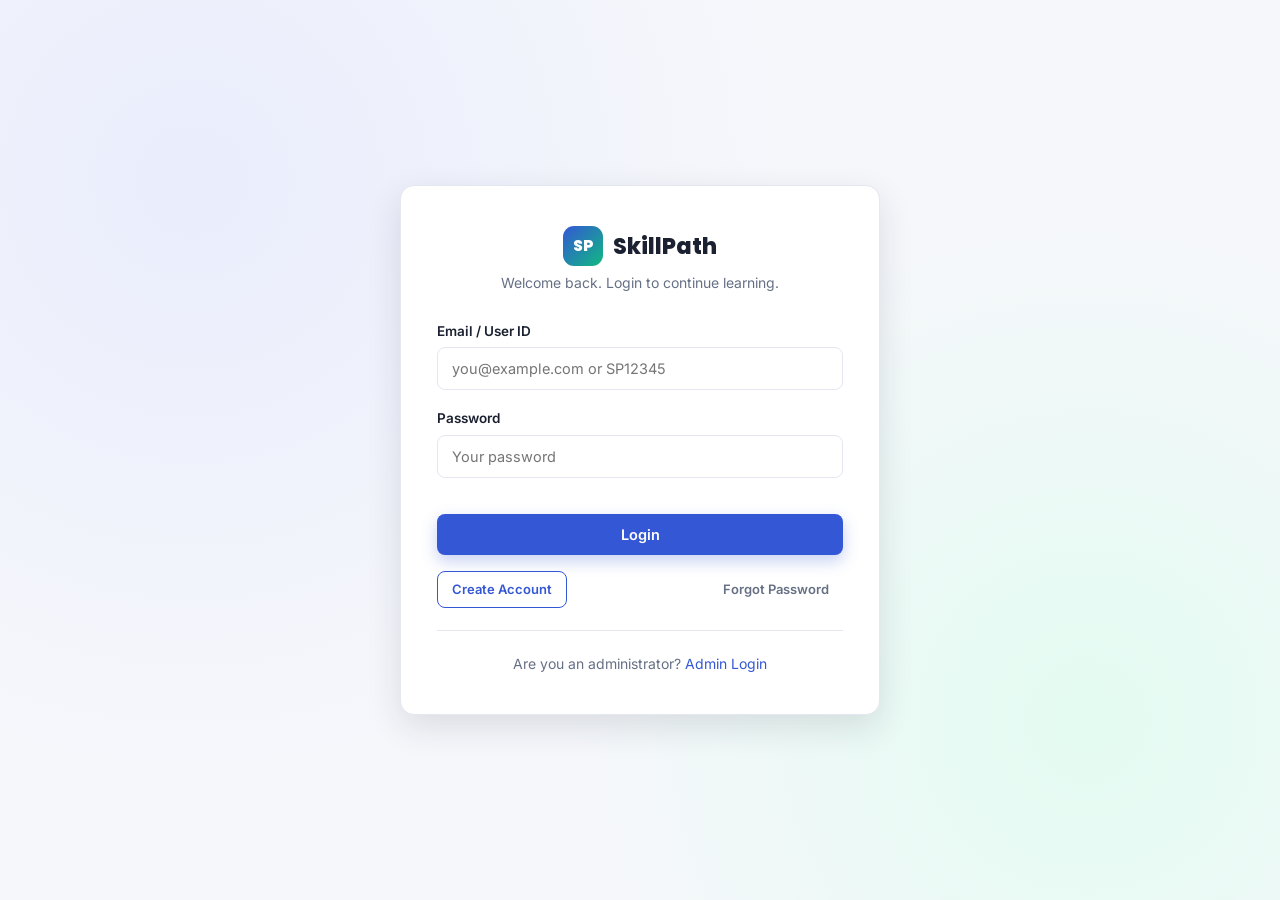
<file: index.html>
<!DOCTYPE html>
<html lang="en">
<head>
<meta charset="UTF-8">
<title>SkillPath</title>
<meta name="viewport" content="width=device-width, initial-scale=1.0">
<script src="js/storage.js"></script>
</head>
<body>
<script>
  // Entry point: send the visitor to the right page automatically.
  const user = getCurrentUser();
  if (user) {
    window.location.href = "dashboard.html";
  } else {
    window.location.href = "login.html";
  }
</script>
</body>
</html>
</file>
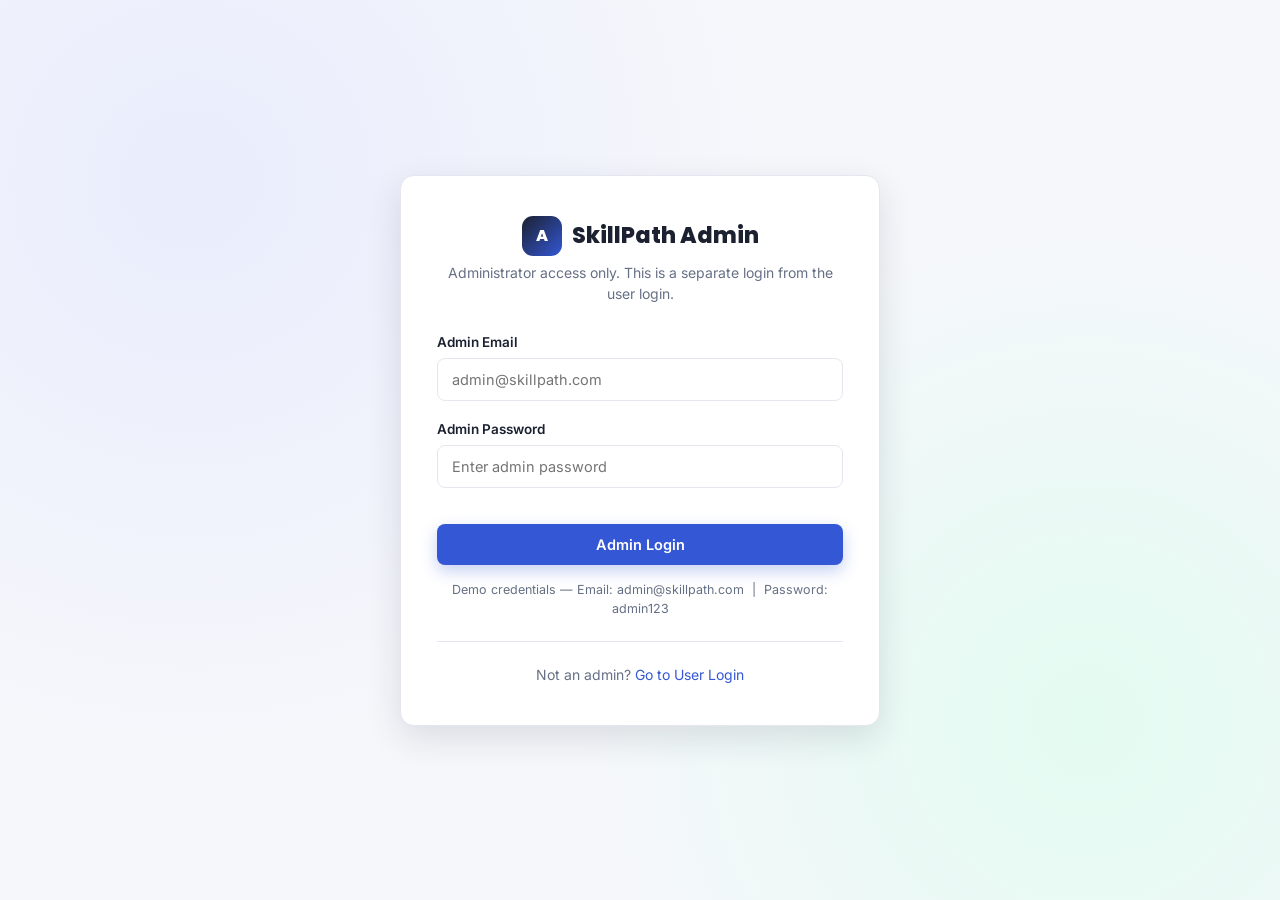
<file: admin-dashboard.html>
<!DOCTYPE html>
<html lang="en">
<head>
<meta charset="UTF-8">
<meta name="viewport" content="width=device-width, initial-scale=1.0">
<title>Admin Dashboard - SkillPath</title>
<link rel="stylesheet" href="css/style.css">
</head>
<body>
<div class="app-shell">

  <div class="sidebar-overlay" id="sidebarOverlay" onclick="closeSidebar()"></div>

  <!-- ===================== ADMIN SIDEBAR ===================== -->
  <aside class="sidebar" id="sidebar">
    <div class="sidebar-brand">
      <div class="brand-mark" style="background:linear-gradient(135deg,#1B2130,#3457D5);">A</div>
      <div class="brand-name">Admin Panel</div>
    </div>
    <nav>
      <a class="nav-item" data-tab="dashboard" onclick="showAdminTab('dashboard')">🏠 Dashboard</a>
      <a class="nav-item" data-tab="users" onclick="showAdminTab('users')">👥 Users</a>
      <a class="nav-item" data-tab="courses" onclick="showAdminTab('courses')">📚 Courses</a>
      <a class="nav-item" data-tab="enrollments" onclick="showAdminTab('enrollments')">📝 Enrollments</a>
      <a class="nav-item" data-tab="progress" onclick="showAdminTab('progress')">📈 Progress</a>
      <a class="nav-item" data-tab="assessments" onclick="showAdminTab('assessments')">🎯 Assessments</a>
      <a class="nav-item" data-tab="subscriptions" onclick="showAdminTab('subscriptions')">💳 Subscriptions</a>
      <a class="nav-item" data-tab="certificates" onclick="showAdminTab('certificates')">🎓 Certificates</a>
      <a class="nav-item" data-tab="feedback" onclick="showAdminTab('feedback')">💬 Feedback</a>
      <a class="nav-item" data-tab="reports" onclick="showAdminTab('reports')">📮 Reports</a>
    </nav>
    <div class="sidebar-footer">
      <a class="nav-item" onclick="adminLogout()">🚪 Logout</a>
    </div>
  </aside>

  <!-- ===================== MAIN CONTENT ===================== -->
  <div class="main-content">
    <div class="topbar">
      <div class="flex gap-12">
        <button class="menu-btn" onclick="openSidebar()">☰</button>
        <h3 id="topbarTitle">Admin Dashboard</h3>
      </div>
      <button class="btn btn-ghost btn-sm" id="themeToggleBtn" onclick="toggleTheme()">🌙 Dark Mode</button>
    </div>

    <div class="page-body">

      <!-- ============ DASHBOARD ============ -->
      <section class="tab-section active" id="tab-dashboard">
        <h2>Welcome, Admin</h2>
        <p class="muted mb-24">Live overview calculated from stored learner activity.</p>
        <div class="stat-grid" id="adminStatGrid"></div>
        <h3 class="mt-32 mb-16">Recently Active Users</h3>
        <div class="card" id="recentlyActiveList" style="padding:0;"></div>
      </section>

      <!-- ============ USERS ============ -->
      <section class="tab-section" id="tab-users">
        <h2 class="mb-16">Users</h2>
        <div class="table-wrap card">
          <table>
            <thead><tr><th>ID</th><th>Name</th><th>Email</th><th>Category</th><th>Status</th><th></th></tr></thead>
            <tbody id="usersTableBody"></tbody>
          </table>
        </div>
      </section>

      <!-- ============ COURSES ============ -->
      <section class="tab-section" id="tab-courses">
        <h2 class="mb-16">Courses</h2>
        <div class="grid-3" id="adminCoursesGrid"></div>
      </section>

      <!-- ============ ENROLLMENTS ============ -->
      <section class="tab-section" id="tab-enrollments">
        <h2 class="mb-16">Enrollments</h2>
        <div class="table-wrap card">
          <table>
            <thead><tr><th>User</th><th>Course</th><th>Category</th><th>Level</th><th>Progress</th><th>Status</th></tr></thead>
            <tbody id="enrollmentsTableBody"></tbody>
          </table>
        </div>
      </section>

      <!-- ============ PROGRESS ============ -->
      <section class="tab-section" id="tab-progress">
        <h2 class="mb-16">Progress Monitoring</h2>
        <div id="adminProgressList"></div>
      </section>

      <!-- ============ ASSESSMENTS ============ -->
      <section class="tab-section" id="tab-assessments">
        <h2 class="mb-16">Assessments</h2>
        <div class="table-wrap card">
          <table>
            <thead><tr><th>User</th><th>Course</th><th>Level</th><th>Score</th><th>%</th><th>Status</th><th>Date</th></tr></thead>
            <tbody id="adminAssessmentsBody"></tbody>
          </table>
        </div>
      </section>

      <!-- ============ SUBSCRIPTIONS ============ -->
      <section class="tab-section" id="tab-subscriptions">
        <h2 class="mb-16">Subscriptions</h2>
        <p class="muted mb-16">These are demo subscriptions only. No real payment is processed.</p>
        <div class="table-wrap card">
          <table>
            <thead><tr><th>User</th><th>Course</th><th>Level</th><th>Plan</th><th>Status</th></tr></thead>
            <tbody id="adminSubscriptionsBody"></tbody>
          </table>
        </div>
      </section>

      <!-- ============ CERTIFICATES ============ -->
      <section class="tab-section" id="tab-certificates">
        <h2 class="mb-16">Certificates</h2>
        <div class="table-wrap card">
          <table>
            <thead><tr><th>User</th><th>Course</th><th>Certificate ID</th><th>Date</th><th></th></tr></thead>
            <tbody id="adminCertificatesBody"></tbody>
          </table>
        </div>
      </section>

      <!-- ============ FEEDBACK ============ -->
      <section class="tab-section" id="tab-feedback">
        <h2 class="mb-16">Feedback</h2>
        <div id="adminFeedbackList"></div>
      </section>

      <!-- ============ REPORTS ============ -->
      <section class="tab-section" id="tab-reports">
        <h2 class="mb-16">Reports</h2>
        <div class="table-wrap card">
          <table>
            <thead><tr><th>User</th><th>Email</th><th>Category</th><th>Subject</th><th>Date</th><th>Status</th><th></th></tr></thead>
            <tbody id="adminReportsBody"></tbody>
          </table>
        </div>
      </section>

    </div>
  </div>
</div>

<!-- USER DETAILS MODAL -->
<div class="modal-overlay hidden" id="userDetailsModal">
  <div class="modal-box" id="userDetailsContent" style="max-width:680px;"></div>
</div>

<script src="js/storage.js"></script>
<script src="js/courses-data.js"></script>
<script src="js/progress.js"></script>
<script src="js/theme.js"></script>
<script src="js/auth.js"></script>
<script src="js/admin.js"></script>
</body>
</html>
</file>
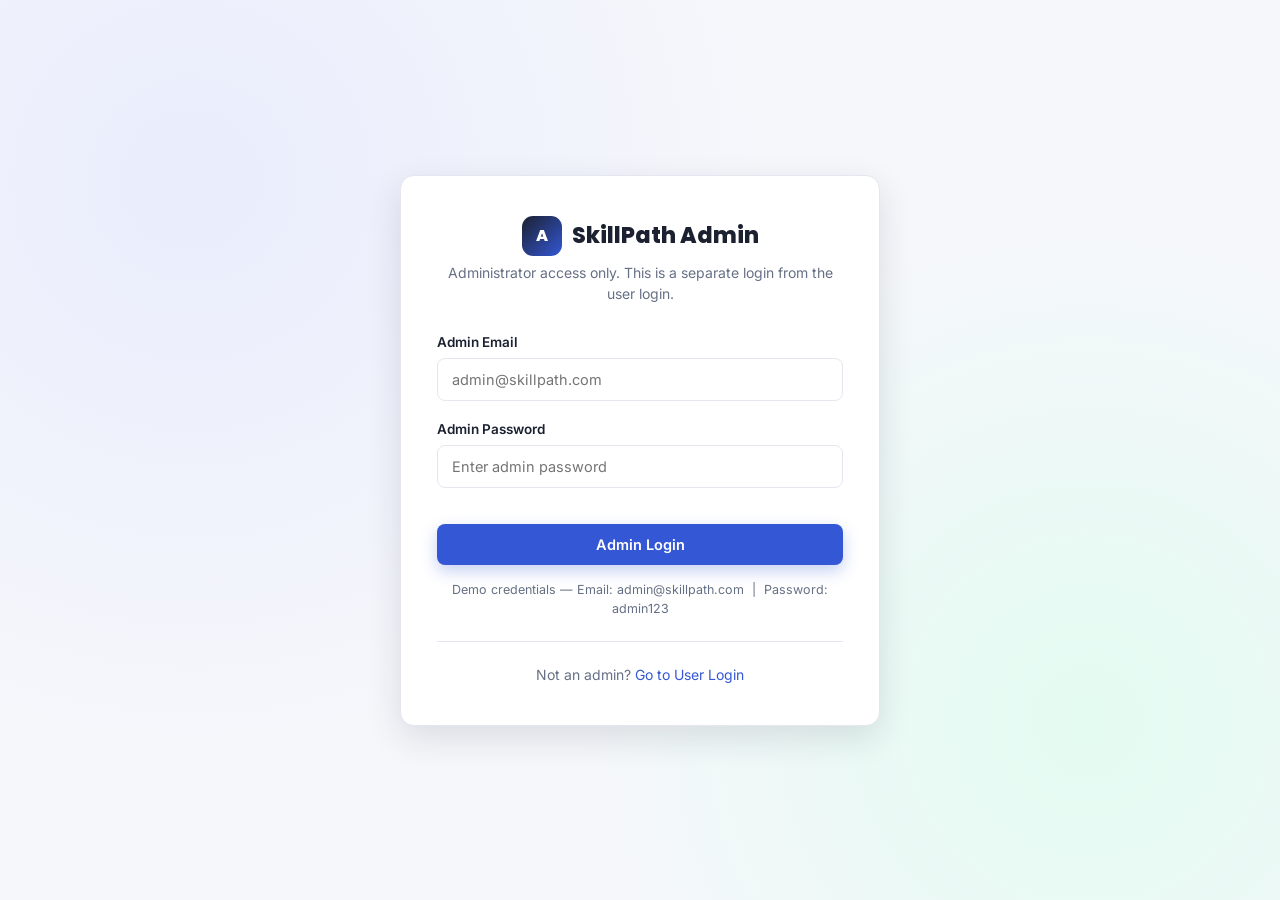
<file: admin-login.html>
<!DOCTYPE html>
<html lang="en">
<head>
<meta charset="UTF-8">
<meta name="viewport" content="width=device-width, initial-scale=1.0">
<title>Admin Login - SkillPath</title>
<link rel="stylesheet" href="css/style.css">
</head>
<body>
<div class="auth-wrapper">
  <div class="auth-card">
    <div class="brand">
      <div class="brand-mark" style="background:linear-gradient(135deg,#1B2130,#3457D5);">A</div>
      <div class="brand-name">SkillPath Admin</div>
    </div>
    <p class="auth-subtitle">Administrator access only. This is a separate login from the user login.</p>

    <form id="adminLoginForm" onsubmit="adminLogin(event)">
      <div class="form-group">
        <label for="adminEmail">Admin Email</label>
        <input type="email" id="adminEmail" placeholder="admin@skillpath.com" required>
      </div>
      <div class="form-group">
        <label for="adminPassword">Admin Password</label>
        <input type="password" id="adminPassword" placeholder="Enter admin password" required>
      </div>
      <div class="error-text" id="adminError"></div>
      <button type="submit" class="btn btn-primary btn-block">Admin Login</button>
    </form>

    <p class="muted mt-16" style="font-size:12.5px; text-align:center;">
      Demo credentials — Email: admin@skillpath.com &nbsp;|&nbsp; Password: admin123
    </p>

    <hr class="divider-line">
    <div class="auth-footer-links">
      Not an admin? <a href="login.html">Go to User Login</a>
    </div>
  </div>
</div>

<script src="js/storage.js"></script>
<script src="js/auth.js"></script>
</body>
</html>
</file>
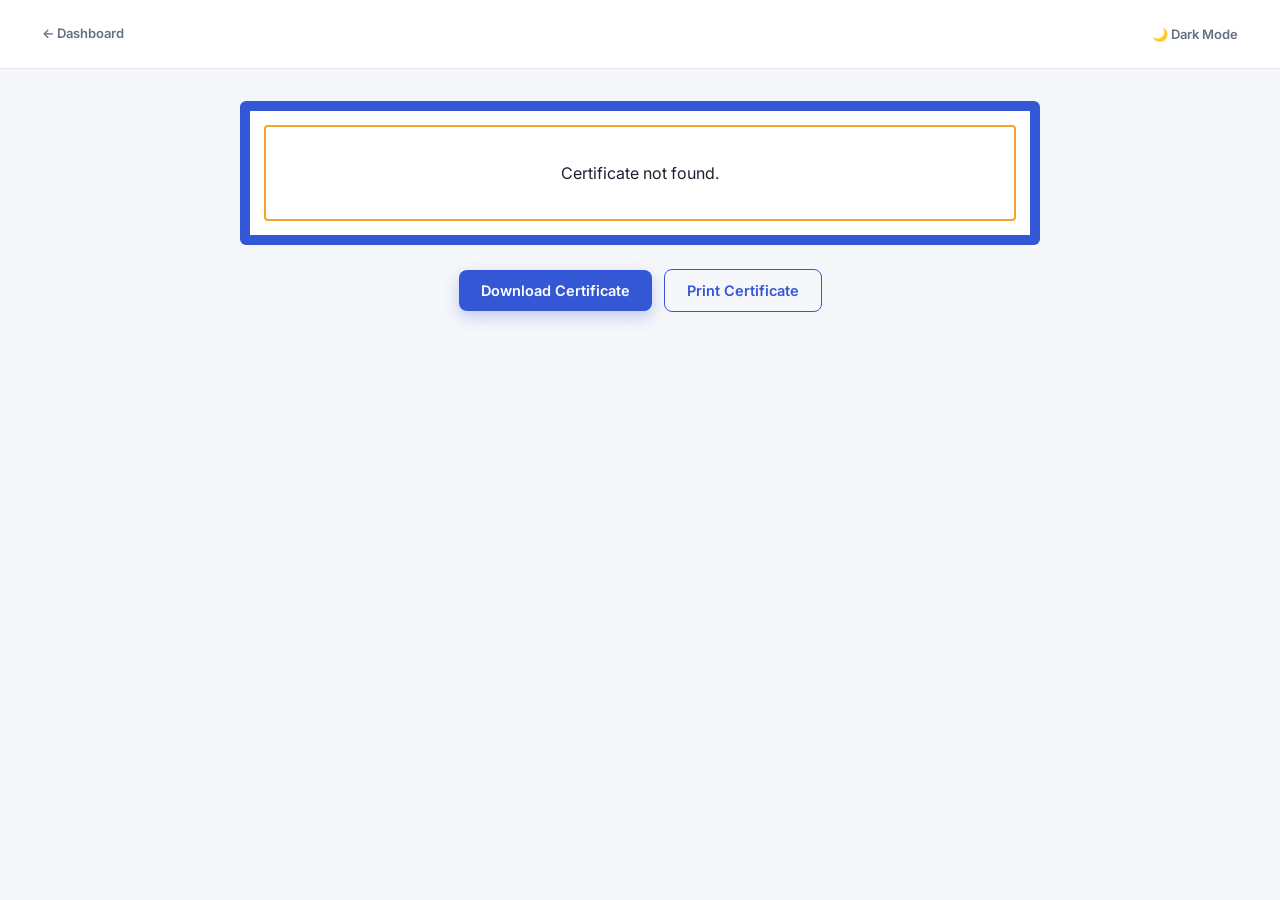
<file: certificate.html>
<!DOCTYPE html>
<html lang="en">
<head>
<meta charset="UTF-8">
<meta name="viewport" content="width=device-width, initial-scale=1.0">
<title>Certificate - SkillPath</title>
<link rel="stylesheet" href="css/style.css">
</head>
<body>
<div class="topbar no-print">
  <a href="dashboard.html" class="btn btn-ghost btn-sm">← Dashboard</a>
  <button class="btn btn-ghost btn-sm" id="themeToggleBtn" onclick="toggleTheme()">🌙 Dark Mode</button>
</div>

<div class="container mt-32" style="padding-bottom:60px;">
  <div id="certificateArea" class="certificate">
    <div style="font-family:var(--font-display); font-weight:800; font-size:14px; letter-spacing:3px; color:var(--primary);">SKILLPATH</div>
    <div class="muted" style="font-size:12px; letter-spacing:2px;">CAREER LEARNING PLATFORM</div>
    <h2 class="mt-24" style="font-size:15px; letter-spacing:2px; color:var(--text-muted); font-weight:700;">CERTIFICATE OF COMPLETION</h2>
    <p class="mt-16 muted">This is to certify that</p>
    <div class="cert-name" id="certStudentName">-</div>
    <p class="muted">has successfully completed</p>
    <div class="cert-course" id="certCourseName">-</div>
    <p class="muted" id="certCategory">-</p>
    <p class="muted mt-16">Completion Date: <strong id="certDate">-</strong></p>
    <div class="cert-id">Certificate ID: <span id="certIdText">-</span></div>

    <div class="signature-row">
      <div><div class="sig-line"></div><div class="muted" style="font-size:13px;">Student Signature</div></div>
      <div><div class="sig-line"></div><div class="muted" style="font-size:13px;">SkillPath, Career Learning Platform</div></div>
    </div>
  </div>

  <div class="flex gap-12 mt-24 text-center no-print" style="justify-content:center;">
    <button class="btn btn-primary" onclick="downloadCertificate()">Download Certificate</button>
    <button class="btn btn-outline" onclick="printCertificate()">Print Certificate</button>
  </div>
</div>

<script src="js/storage.js"></script>
<script src="js/progress.js"></script>
<script src="js/theme.js"></script>
<script>
  // Load the certificate matching the certId in the URL.
  const params = new URLSearchParams(window.location.search);
  const certId = params.get("certId");
  const cert = dbGetArray(DB_KEYS.CERTIFICATES).find((c) => c.certId === certId);

  if (cert) {
    document.getElementById("certStudentName").textContent = cert.userName;
    document.getElementById("certCourseName").textContent = cert.courseName;
    document.getElementById("certCategory").textContent = "Category: " + cert.category;
    document.getElementById("certDate").textContent = formatDate(cert.date);
    document.getElementById("certIdText").textContent = cert.certId;
  } else {
    document.getElementById("certificateArea").innerHTML = "<p>Certificate not found.</p>";
  }

  // Print uses the browser's native print dialog (print.css rules hide everything else).
  function printCertificate() { window.print(); }

  // "Download" as a simple HTML file the user can open/print/save as PDF from their browser.
  function downloadCertificate() {
    const html = "<html><head><title>Certificate</title><link rel='stylesheet' href='css/style.css'></head><body style='padding:40px;'>" + document.getElementById("certificateArea").outerHTML + "</body></html>";
    const blob = new Blob([html], { type: "text/html" });
    const link = document.createElement("a");
    link.href = URL.createObjectURL(blob);
    link.download = (cert ? cert.courseName.replace(/\s+/g, "_") : "certificate") + "_Certificate.html";
    link.click();
  }
</script>
</body>
</html>
</file>
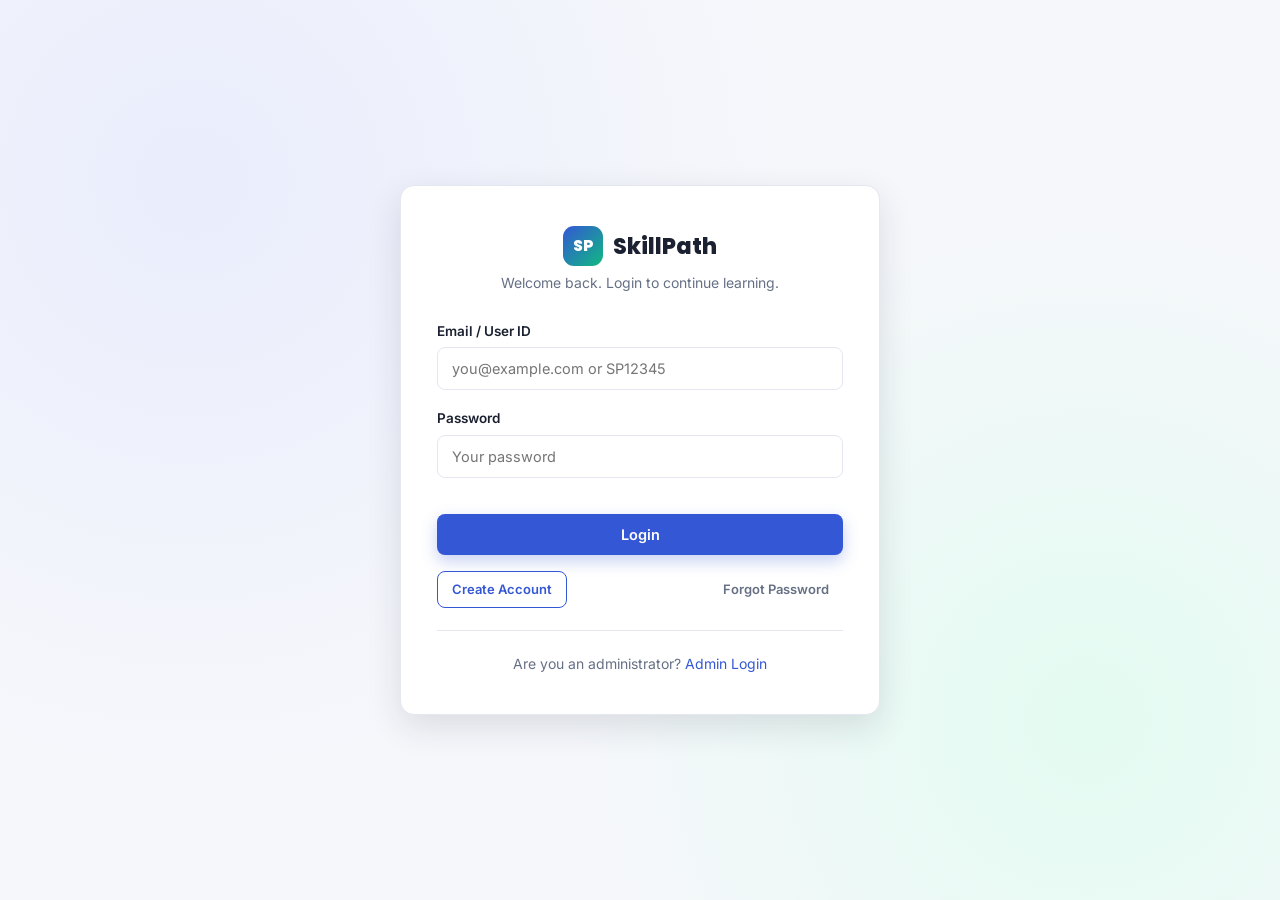
<file: course.html>
<!DOCTYPE html>
<html lang="en">
<head>
<meta charset="UTF-8">
<meta name="viewport" content="width=device-width, initial-scale=1.0">
<title>Course - SkillPath</title>
<link rel="stylesheet" href="css/style.css">
</head>
<body>
<div class="topbar">
  <div class="flex gap-12">
    <a href="dashboard.html" class="btn btn-ghost btn-sm">← Dashboard</a>
  </div>
  <button class="btn btn-ghost btn-sm" id="themeToggleBtn" onclick="toggleTheme()">🌙 Dark Mode</button>
</div>

<div class="container mt-24" style="padding-bottom:60px;">

  <!-- COURSE HEADER -->
  <div class="card mb-24" id="courseHeader"></div>

  <!-- LEVEL STEPPER -->
  <div class="card mb-24">
    <div class="level-path" id="levelStepper"></div>
    <div class="flex gap-12" id="levelTabs"></div>
  </div>

  <!-- DYNAMIC LEVEL CONTENT -->
  <div id="levelPanel"></div>

</div>

<!-- DEMO SUBSCRIPTION / PAYMENT MODAL -->
<div class="modal-overlay hidden" id="subModal">
  <div class="modal-box">
    <h3 class="mb-8">Demo Payment</h3>
    <p class="muted mb-16">This is a frontend demonstration. No real payment will be processed.</p>
    <div class="grid-2 mb-16">
      <div class="card" style="cursor:pointer;" onclick="selectPlan('Monthly')" id="planMonthly">
        <strong>Monthly</strong><div class="mt-8" style="font-size:20px; font-weight:800;">₹499</div><span class="muted">/ Month</span>
      </div>
      <div class="card" style="cursor:pointer;" onclick="selectPlan('Yearly')" id="planYearly">
        <strong>Yearly</strong><div class="mt-8" style="font-size:20px; font-weight:800;">₹4,999</div><span class="muted">/ Year</span>
      </div>
    </div>
    <div class="flex gap-12">
      <button class="btn btn-primary" onclick="confirmSubscription()">Confirm Demo Subscription</button>
      <button class="btn btn-ghost" onclick="closeSubModal()">Cancel</button>
    </div>
  </div>
</div>

<script src="js/storage.js"></script>
<script src="js/courses-data.js"></script>
<script src="js/progress.js"></script>
<script src="js/theme.js"></script>
<script src="js/course.js"></script>
</body>
</html>
</file>
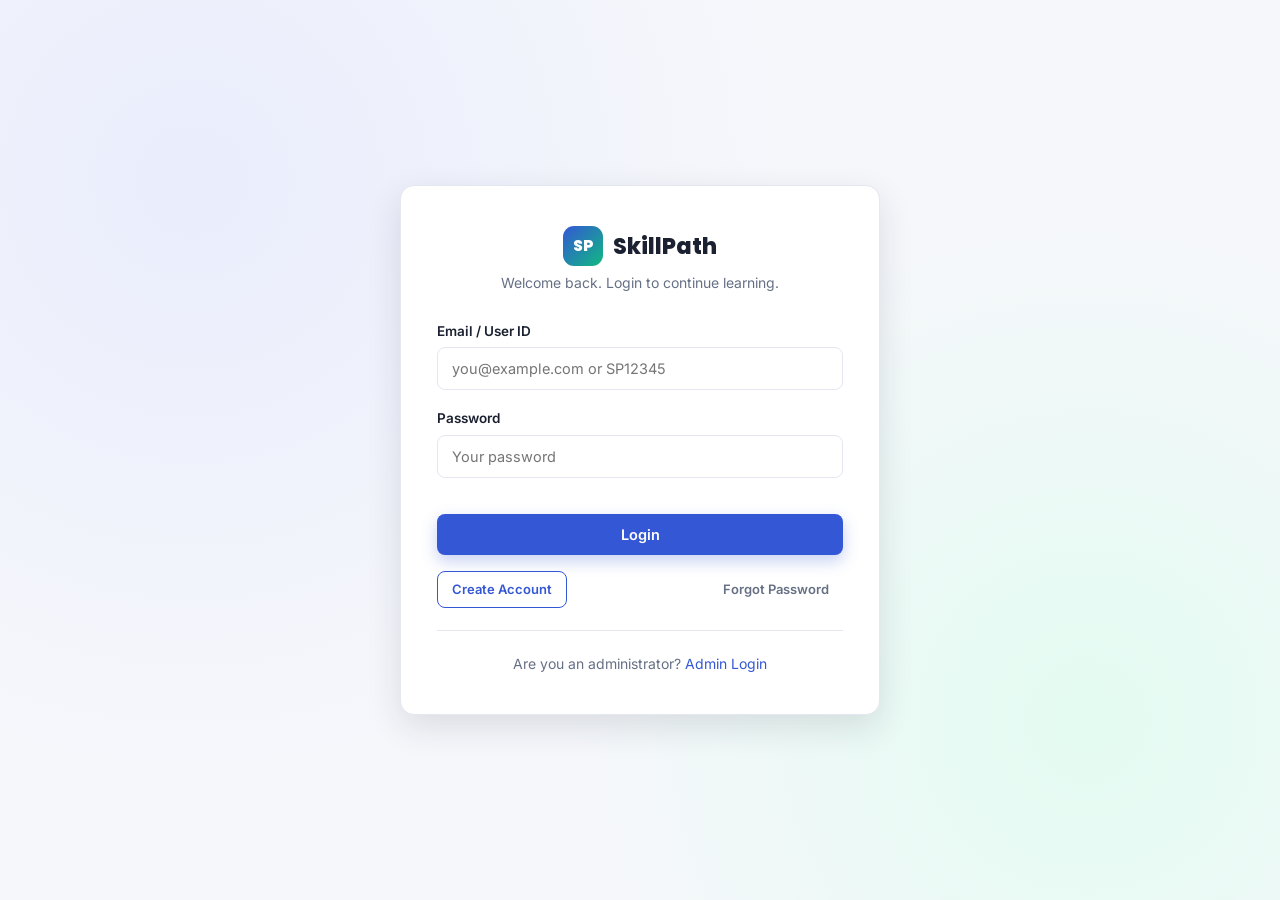
<file: dashboard.html>
<!DOCTYPE html>
<html lang="en">
<head>
<meta charset="UTF-8">
<meta name="viewport" content="width=device-width, initial-scale=1.0">
<title>Dashboard - SkillPath</title>
<link rel="stylesheet" href="css/style.css">
</head>
<body>
<div class="app-shell">

  <!-- overlay for mobile sidebar -->
  <div class="sidebar-overlay" id="sidebarOverlay" onclick="closeSidebar()"></div>

  <!-- ===================== SIDEBAR ===================== -->
  <aside class="sidebar" id="sidebar">
    <div class="sidebar-brand">
      <div class="brand-mark">SP</div>
      <div class="brand-name">SkillPath</div>
    </div>

    <nav>
      <a class="nav-item" data-tab="dashboard" onclick="showTab('dashboard')">🏠 Dashboard</a>
      <a class="nav-item" data-tab="paths" onclick="showTab('paths')">🧭 Learning Paths</a>
      <a class="nav-item" data-tab="courses" onclick="showTab('courses')">📚 My Courses</a>
      <a class="nav-item" data-tab="progress" onclick="showTab('progress')">📈 Progress</a>
      <a class="nav-item" data-tab="assessments" onclick="showTab('assessments')">📝 Assessments</a>
      <a class="nav-item" data-tab="certificates" onclick="showTab('certificates')">🎓 Certificates</a>
      <a class="nav-item" data-tab="notifications" onclick="showTab('notifications')">🔔 Notifications <span id="notifBadge" class="badge badge-danger hidden"></span></a>
      <a class="nav-item" data-tab="help" onclick="showTab('help')">💬 Help & Reports</a>
      <a class="nav-item" data-tab="profile" onclick="showTab('profile')">👤 Profile</a>
      <a class="nav-item" data-tab="settings" onclick="showTab('settings')">⚙️ Settings</a>
    </nav>

    <div class="sidebar-footer">
      <a class="nav-item" onclick="logoutUser()">🚪 Logout</a>
    </div>
  </aside>

  <!-- ===================== MAIN CONTENT ===================== -->
  <div class="main-content">
    <div class="topbar">
      <div class="flex gap-12">
        <button class="menu-btn" onclick="openSidebar()">☰</button>
        <h3 id="topbarTitle">Dashboard</h3>
      </div>
      <div class="flex gap-16">
        <button class="btn btn-ghost btn-sm" id="themeToggleBtn" onclick="toggleTheme()">🌙 Dark Mode</button>
        <div class="user-chip">
          <div class="avatar" id="userAvatar">?</div>
          <div>
            <div style="font-weight:700; font-size:14px;" id="userNameChip">User</div>
            <div class="muted" style="font-size:12px;" id="userIdChip">SP0000</div>
          </div>
        </div>
      </div>
    </div>

    <div class="page-body">

      <!-- ============ TAB: DASHBOARD ============ -->
      <section class="tab-section active" id="tab-dashboard">
        <h2 id="welcomeHeading">Welcome back!</h2>
        <p class="muted mb-24">Here is a snapshot of your learning journey.</p>
        <div class="stat-grid" id="userStatGrid"></div>
        <h3 class="mt-32 mb-16">My Active Courses</h3>
        <div id="dashboardCourseList" class="grid-3"></div>
      </section>

      <!-- ============ TAB: LEARNING PATHS ============ -->
      <section class="tab-section" id="tab-paths">
        <h2 class="mb-8">Choose Your Learning Path</h2>
        <p class="muted mb-24">Pick a category to explore courses designed for your career goal.</p>
        <div class="form-group" style="max-width:420px;">
          <input type="text" id="courseSearchInput" placeholder="🔍 Search course, category or skill..." oninput="searchCourses()">
        </div>
        <div id="categoryGrid" class="grid-3 mt-16"></div>
        <div id="courseSearchResults" class="grid-3 mt-16"></div>
        <div id="categoryCoursesWrap" class="mt-24"></div>
      </section>

      <!-- ============ TAB: MY COURSES ============ -->
      <section class="tab-section" id="tab-courses">
        <h2 class="mb-16">My Courses</h2>
        <div id="myCoursesList" class="grid-3"></div>
      </section>

      <!-- ============ TAB: PROGRESS ============ -->
      <section class="tab-section" id="tab-progress">
        <h2 class="mb-16">Progress</h2>
        <div class="card mb-24">
          <div class="flex-between mb-8">
            <strong>Overall Learning Progress</strong>
            <span id="overallProgressText">0%</span>
          </div>
          <div class="progress-track"><div class="progress-fill" id="overallProgressFill" style="width:0%"></div></div>
        </div>
        <div id="progressCourseList"></div>
      </section>

      <!-- ============ TAB: ASSESSMENTS ============ -->
      <section class="tab-section" id="tab-assessments">
        <h2 class="mb-16">Assessments</h2>
        <div class="table-wrap card">
          <table>
            <thead><tr><th>Course</th><th>Level</th><th>Score</th><th>%</th><th>Status</th><th>Date</th></tr></thead>
            <tbody id="assessmentsTableBody"></tbody>
          </table>
        </div>
      </section>

      <!-- ============ TAB: CERTIFICATES ============ -->
      <section class="tab-section" id="tab-certificates">
        <h2 class="mb-16">Certificates</h2>
        <div id="certificatesList" class="grid-3"></div>
      </section>

      <!-- ============ TAB: NOTIFICATIONS ============ -->
      <section class="tab-section" id="tab-notifications">
        <div class="flex-between mb-16">
          <h2>Notifications</h2>
          <button class="btn btn-outline btn-sm" onclick="markAllNotificationsRead()">Mark All as Read</button>
        </div>
        <div class="card" id="notificationsList" style="padding:0;"></div>
      </section>

      <!-- ============ TAB: HELP & REPORTS ============ -->
      <section class="tab-section" id="tab-help">
        <h2 class="mb-16">Help & Reports</h2>
        <div class="card" style="max-width:560px;">
          <form onsubmit="submitReport(event)">
            <div class="form-group">
              <label for="reportCategory">Category</label>
              <select id="reportCategory" required>
                <option>Ask a Question</option>
                <option>Report a Video Problem</option>
                <option>Report a Quiz Problem</option>
                <option>Report Technical Issue</option>
                <option>Other</option>
              </select>
            </div>
            <div class="form-group"><label for="reportSubject">Subject</label><input type="text" id="reportSubject" required></div>
            <div class="form-group"><label for="reportMessage">Message</label><textarea id="reportMessage" required></textarea></div>
            <div id="reportSuccess" class="success-box mb-16" style="display:none;">✓ Report Submitted Successfully</div>
            <button class="btn btn-primary" type="submit">Submit Report</button>
          </form>
        </div>
        <h3 class="mt-32 mb-16">My Past Reports</h3>
        <div id="myReportsList"></div>
      </section>

      <!-- ============ TAB: PROFILE ============ -->
      <section class="tab-section" id="tab-profile">
        <h2 class="mb-16">Profile</h2>
        <div class="card" style="max-width:640px;">
          <div class="flex gap-16 mb-24">
            <div class="avatar" id="profileAvatarBig" style="width:72px; height:72px; font-size:26px;">?</div>
            <div>
              <div style="font-weight:700; font-size:18px;" id="profileNameBig"></div>
              <div class="muted" id="profileEmailBig"></div>
            </div>
          </div>
          <form id="profileForm" onsubmit="updateProfile(event)">
            <div class="two-col">
              <div class="form-group"><label>Full Name</label><input type="text" id="pFullName"></div>
              <div class="form-group"><label>Phone</label><input type="tel" id="pPhone"></div>
            </div>
            <div class="two-col">
              <div class="form-group"><label>Career Goal</label><input type="text" id="pCareerGoal"></div>
              <div class="form-group"><label>Role</label><input type="text" id="pRole"></div>
            </div>
            <div class="two-col">
              <div class="form-group"><label>Gender</label><input type="text" id="pGender" disabled></div>
              <div class="form-group"><label>ID Number</label><input type="text" id="pIdNumber" disabled></div>
            </div>
            <div class="two-col">
              <div class="form-group"><label>Date of Joining</label><input type="text" id="pDOJ" disabled></div>
              <div class="form-group"><label>Learning Category</label><input type="text" id="pCategory" disabled></div>
            </div>
            <div id="profileSaved" class="success-box mb-16" style="display:none;">✓ Profile updated</div>
            <button class="btn btn-primary" type="submit">Save Changes</button>
          </form>
        </div>
      </section>

      <!-- ============ TAB: SETTINGS ============ -->
      <section class="tab-section" id="tab-settings">
        <h2 class="mb-16">Settings</h2>
        <div class="card mb-16" style="max-width:560px;">
          <h4 class="mb-16">Appearance</h4>
          <button class="btn btn-outline" onclick="toggleTheme()">Toggle Light / Dark Mode</button>
        </div>
        <div class="card mb-16" style="max-width:560px;">
          <h4 class="mb-16">Notification Settings</h4>
          <label class="flex gap-12"><input type="checkbox" id="notifToggle" onchange="toggleNotificationSetting()"> Enable notifications</label>
        </div>
        <div class="card mb-16" style="max-width:560px;">
          <h4 class="mb-16">Change Password (demo only)</h4>
          <form onsubmit="changePassword(event)">
            <div class="form-group"><label>New Password</label><input type="password" id="newPassword" required></div>
            <div id="pwSuccess" class="success-box mb-16" style="display:none;">✓ Password updated (demo only)</div>
            <button class="btn btn-primary btn-sm" type="submit">Update Password</button>
          </form>
        </div>
        <div class="card" style="max-width:560px;">
          <h4 class="mb-16">Account Preferences</h4>
          <p class="muted">Selected Learning Category: <strong id="settingsCategory"></strong></p>
        </div>
      </section>

    </div>
  </div>
</div>

<script src="js/storage.js"></script>
<script src="js/courses-data.js"></script>
<script src="js/progress.js"></script>
<script src="js/theme.js"></script>
<script src="js/auth.js"></script>
<script src="js/dashboard.js"></script>
</body>
</html>
</file>
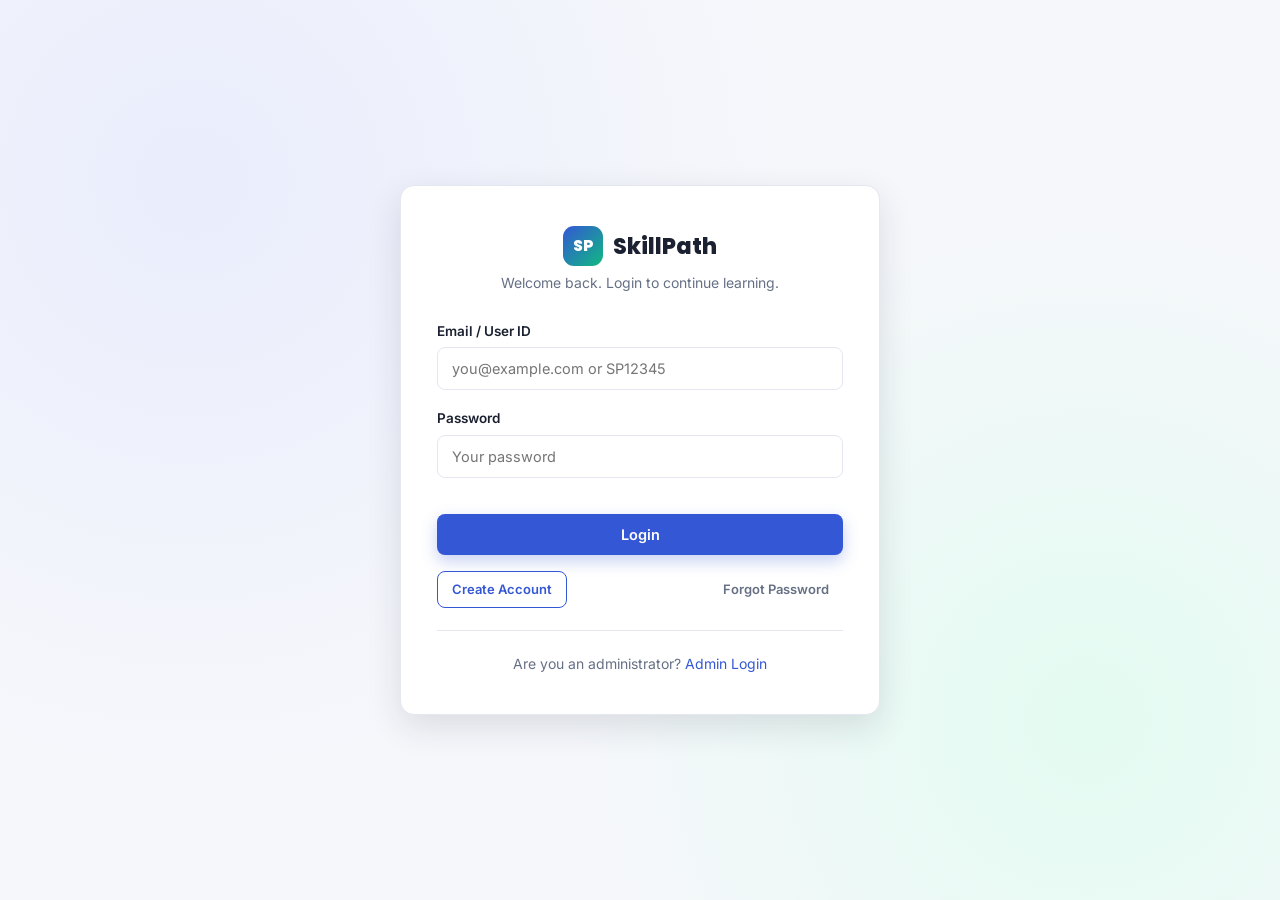
<file: login.html>
<!DOCTYPE html>
<html lang="en">
<head>
<meta charset="UTF-8">
<meta name="viewport" content="width=device-width, initial-scale=1.0">
<title>Login - SkillPath</title>
<link rel="stylesheet" href="css/style.css">
</head>
<body>
<div class="auth-wrapper">
  <div class="auth-card">
    <div class="brand">
      <div class="brand-mark">SP</div>
      <div class="brand-name">SkillPath</div>
    </div>
    <p class="auth-subtitle">Welcome back. Login to continue learning.</p>

    <form id="loginForm" onsubmit="loginUser(event)">
      <div class="form-group">
        <label for="loginId">Email / User ID</label>
        <input type="text" id="loginId" placeholder="you@example.com or SP12345" required>
      </div>
      <div class="form-group">
        <label for="loginPassword">Password</label>
        <input type="password" id="loginPassword" placeholder="Your password" required>
      </div>
      <div class="error-text" id="loginError"></div>
      <button type="submit" class="btn btn-primary btn-block">Login</button>
    </form>

    <div class="flex-between mt-16">
      <a href="register.html" class="btn btn-outline btn-sm">Create Account</a>
      <a href="#" class="btn btn-ghost btn-sm" onclick="document.getElementById('forgotModal').style.display='flex'">Forgot Password</a>
    </div>

    <hr class="divider-line">
    <div class="auth-footer-links">
      Are you an administrator? <a href="admin-login.html">Admin Login</a>
    </div>
  </div>
</div>

<!-- FORGOT PASSWORD MODAL (frontend demo only) -->
<div class="modal-overlay" id="forgotModal" style="display:none;">
  <div class="modal-box">
    <h3 class="mb-16">Forgot Password</h3>
    <form onsubmit="forgotPassword(event)">
      <div class="form-group">
        <label for="forgotEmail">Enter your registered email</label>
        <input type="email" id="forgotEmail" required>
      </div>
      <div id="forgotMessage" class="mb-16" style="font-size:14px;"></div>
      <div class="flex gap-12">
        <button type="submit" class="btn btn-primary">Submit</button>
        <button type="button" class="btn btn-ghost" onclick="document.getElementById('forgotModal').style.display='none'">Close</button>
      </div>
    </form>
  </div>
</div>

<script src="js/storage.js"></script>
<script src="js/auth.js"></script>
</body>
</html>
</file>
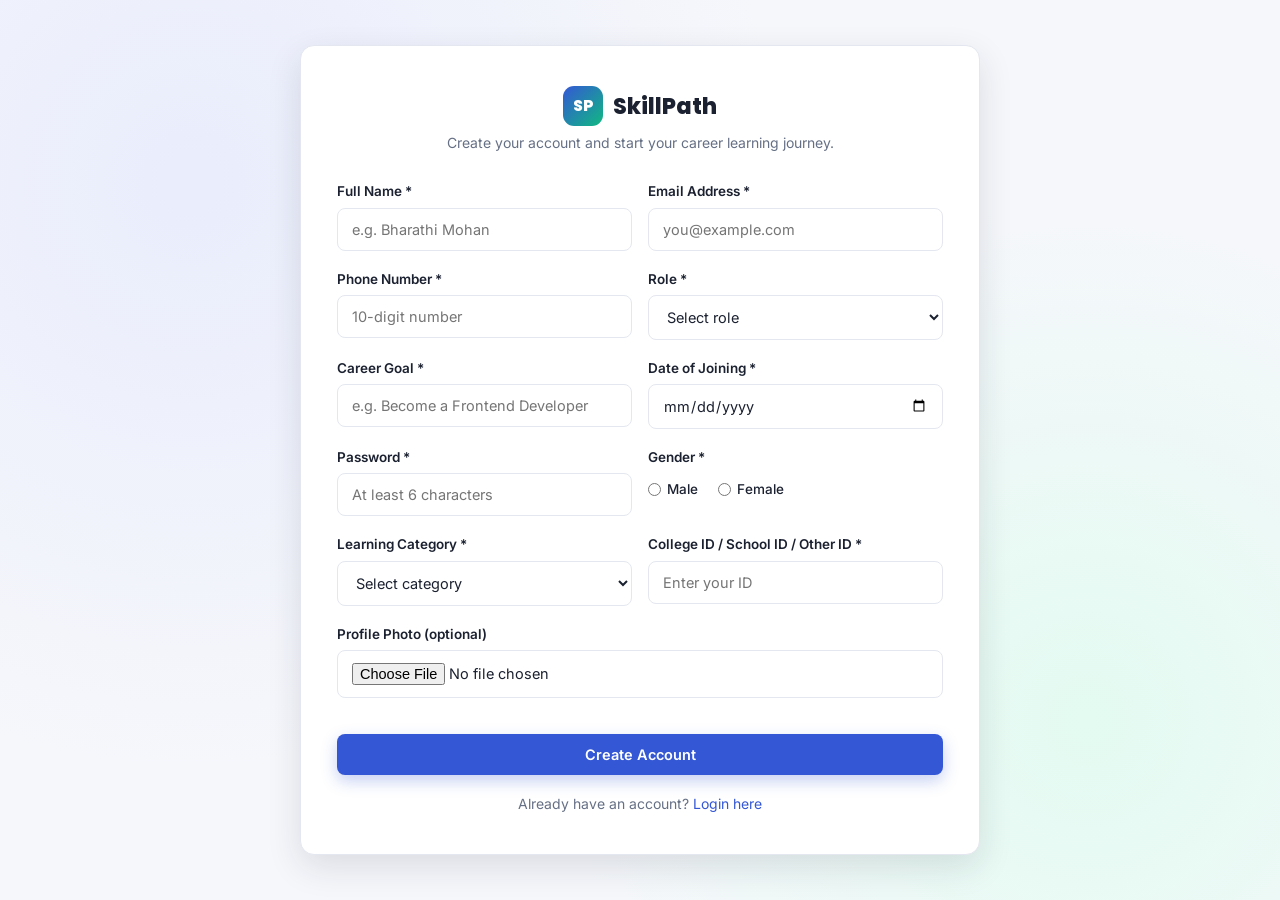
<file: register.html>
<!DOCTYPE html>
<html lang="en">
<head>
<meta charset="UTF-8">
<meta name="viewport" content="width=device-width, initial-scale=1.0">
<title>Create Account - SkillPath</title>
<link rel="stylesheet" href="css/style.css">
</head>
<body>
<div class="auth-wrapper">
  <div class="auth-card wide">
    <div class="brand">
      <div class="brand-mark">SP</div>
      <div class="brand-name">SkillPath</div>
    </div>
    <p class="auth-subtitle">Create your account and start your career learning journey.</p>

    <!-- REGISTRATION FORM -->
    <form id="registerForm" onsubmit="registerUser(event)">
      <div class="two-col">
        <div class="form-group">
          <label for="fullName">Full Name *</label>
          <input type="text" id="fullName" placeholder="e.g. Bharathi Mohan" required>
        </div>
        <div class="form-group">
          <label for="email">Email Address *</label>
          <input type="email" id="email" placeholder="you@example.com" required>
        </div>
      </div>

      <div class="two-col">
        <div class="form-group">
          <label for="phone">Phone Number *</label>
          <input type="tel" id="phone" placeholder="10-digit number" required>
        </div>
        <div class="form-group">
          <label for="role">Role *</label>
          <select id="role" required>
            <option value="">Select role</option>
            <option>Student</option>
            <option>Working Professional</option>
            <option>Job Seeker</option>
            <option>Freelancer</option>
            <option>Other</option>
          </select>
        </div>
      </div>

      <div class="two-col">
        <div class="form-group">
          <label for="careerGoal">Career Goal *</label>
          <input type="text" id="careerGoal" placeholder="e.g. Become a Frontend Developer" required>
        </div>
        <div class="form-group">
          <label for="dateOfJoining">Date of Joining *</label>
          <input type="date" id="dateOfJoining" required>
        </div>
      </div>

      <div class="two-col">
        <div class="form-group">
          <label for="password">Password *</label>
          <input type="password" id="password" placeholder="At least 6 characters" required>
        </div>
        <div class="form-group">
          <label>Gender *</label>
          <div class="radio-group" style="margin-top:12px;">
            <label><input type="radio" name="gender" value="Male" required> Male</label>
            <label><input type="radio" name="gender" value="Female"> Female</label>
          </div>
        </div>
      </div>

      <div class="two-col">
        <div class="form-group">
          <label for="category">Learning Category *</label>
          <select id="category" required>
            <option value="">Select category</option>
            <option value="Tech">Tech</option>
            <option value="Non-Tech">Non-Tech</option>
            <option value="Hands-On & Creative">Hands-On & Creative</option>
            <option value="Common Skills">Common Skills</option>
            <option value="Communication & Career">Communication & Career</option>
          </select>
        </div>
        <div class="form-group">
          <label for="idNumber">College ID / School ID / Other ID *</label>
          <input type="text" id="idNumber" placeholder="Enter your ID" required>
        </div>
      </div>

      <div class="form-group">
        <label for="profilePhoto">Profile Photo (optional)</label>
        <input type="file" id="profilePhoto" accept="image/*">
      </div>

      <div class="error-text" id="formError"></div>

      <button type="submit" class="btn btn-primary btn-block">Create Account</button>
    </form>

    <!-- SUCCESS MESSAGE (hidden until registration succeeds) -->
    <div id="successMessage" class="success-box" style="display:none;">
      ✓ Registration successful! Redirecting to login...
    </div>

    <div class="auth-footer-links">
      Already have an account? <a href="login.html">Login here</a>
    </div>
  </div>
</div>

<script src="js/storage.js"></script>
<script src="js/auth.js"></script>
</body>
</html>
</file>
<file: css/style.css>
/* =========================================================
   style.css
   ---------------------------------------------------------
   Single stylesheet for the whole SkillPath app.
   Uses CSS variables so Dark Mode is just a variable swap.
   ========================================================= */

@import url('https://fonts.googleapis.com/css2?family=Poppins:wght@500;600;700;800&family=Inter:wght@400;500;600;700&display=swap');

/* ---------- DESIGN TOKENS (Light mode = default) ---------- */
:root {
  --bg: #F6F7FB;
  --surface: #FFFFFF;
  --surface-2: #F0F2F9;
  --text: #1B2130;
  --text-muted: #667085;
  --border: #E4E7EF;

  --primary: #3457D5;
  --primary-dark: #24399A;
  --primary-light: #E9EDFC;

  --accent: #10B981;      /* growth green - progress / success */
  --accent-light: #E3FBF1;

  --amber: #F5A524;       /* certificates / stars */
  --amber-light: #FFF4E0;

  --danger: #E5484D;
  --danger-light: #FDEBEC;

  --radius: 14px;
  --radius-sm: 8px;
  --shadow: 0 4px 18px rgba(27, 33, 48, 0.06);
  --shadow-lg: 0 12px 34px rgba(27, 33, 48, 0.12);

  --font-display: 'Poppins', sans-serif;
  --font-body: 'Inter', sans-serif;
}

/* ---------- DARK MODE ---------- */
[data-theme="dark"] {
  --bg: #0E1320;
  --surface: #171E2E;
  --surface-2: #1E2739;
  --text: #EAEEF9;
  --text-muted: #97A0B8;
  --border: #2A3348;

  --primary: #6C8CFF;
  --primary-dark: #4E6BE0;
  --primary-light: #1E2748;

  --accent: #34D399;
  --accent-light: #12291F;

  --amber: #FBBF24;
  --amber-light: #2C2312;

  --danger: #F87171;
  --danger-light: #2E1616;

  --shadow: 0 4px 18px rgba(0, 0, 0, 0.35);
  --shadow-lg: 0 12px 34px rgba(0, 0, 0, 0.5);
}

/* ---------- RESET & BASE ---------- */
* { box-sizing: border-box; margin: 0; padding: 0; }
html { scroll-behavior: smooth; }
body {
  background: var(--bg);
  color: var(--text);
  font-family: var(--font-body);
  line-height: 1.5;
  transition: background 0.2s ease, color 0.2s ease;
}
h1, h2, h3, h4, .display {
  font-family: var(--font-display);
  font-weight: 700;
  color: var(--text);
  line-height: 1.25;
}
a { color: var(--primary); text-decoration: none; }
img { max-width: 100%; display: block; }
button { font-family: var(--font-body); cursor: pointer; }
:focus-visible { outline: 2px solid var(--primary); outline-offset: 2px; }
@media (prefers-reduced-motion: reduce) { * { animation: none !important; transition: none !important; } }

/* ---------- UTILITIES ---------- */
.container { max-width: 1180px; margin: 0 auto; padding: 0 24px; }
.muted { color: var(--text-muted); }
.text-center { text-align: center; }
.flex { display: flex; align-items: center; }
.flex-between { display: flex; align-items: center; justify-content: space-between; }
.gap-8 { gap: 8px; } .gap-12 { gap: 12px; } .gap-16 { gap: 16px; }
.mt-8{margin-top:8px;} .mt-16{margin-top:16px;} .mt-24{margin-top:24px;} .mt-32{margin-top:32px;}
.mb-8{margin-bottom:8px;} .mb-16{margin-bottom:16px;} .mb-24{margin-bottom:24px;}
.hidden { display: none !important; }
.badge {
  display: inline-block; padding: 4px 12px; border-radius: 999px;
  font-size: 12px; font-weight: 600; letter-spacing: .2px;
}
.badge-success { background: var(--accent-light); color: var(--accent); }
.badge-warning { background: var(--amber-light); color: var(--amber); }
.badge-danger { background: var(--danger-light); color: var(--danger); }
.badge-primary { background: var(--primary-light); color: var(--primary); }

/* ---------- BUTTONS ---------- */
.btn {
  display: inline-flex; align-items: center; justify-content: center; gap: 8px;
  padding: 12px 22px; border-radius: var(--radius-sm); border: none;
  font-weight: 600; font-size: 14.5px; transition: transform .15s ease, box-shadow .15s ease, opacity .15s ease;
}
.btn:active { transform: scale(0.97); }
.btn-primary { background: var(--primary); color: #fff; box-shadow: 0 6px 16px rgba(52,87,213,0.28); }
.btn-primary:hover { background: var(--primary-dark); }
.btn-accent { background: var(--accent); color: #fff; }
.btn-outline { background: transparent; color: var(--primary); border: 1.5px solid var(--primary); }
.btn-outline:hover { background: var(--primary-light); }
.btn-ghost { background: transparent; color: var(--text-muted); }
.btn-danger { background: var(--danger); color: #fff; }
.btn-sm { padding: 8px 14px; font-size: 13px; }
.btn-block { width: 100%; }
.btn:disabled { opacity: .5; cursor: not-allowed; }

/* ---------- FORMS ---------- */
.form-group { margin-bottom: 18px; }
label { display: block; font-size: 13.5px; font-weight: 600; margin-bottom: 6px; color: var(--text); }
input[type=text], input[type=email], input[type=password], input[type=tel],
input[type=date], input[type=number], input[type=file], select, textarea {
  width: 100%; padding: 12px 14px; border-radius: var(--radius-sm);
  border: 1.5px solid var(--border); background: var(--surface); color: var(--text);
  font-family: var(--font-body); font-size: 14.5px; transition: border-color .15s ease;
}
input:focus, select:focus, textarea:focus { border-color: var(--primary); }
textarea { resize: vertical; min-height: 90px; }
.radio-group { display: flex; gap: 20px; }
.radio-group label { display: flex; align-items: center; gap: 6px; font-weight: 500; }
.error-text { color: var(--danger); font-size: 13.5px; min-height: 18px; margin-top: 4px; }
.success-box {
  background: var(--accent-light); color: var(--accent); border-radius: var(--radius-sm);
  padding: 18px; text-align: center; font-weight: 600;
}

/* ---------- AUTH PAGES (login/register/admin-login) ---------- */
.auth-wrapper {
  min-height: 100vh; display: flex; align-items: center; justify-content: center;
  padding: 40px 16px; background:
    radial-gradient(circle at 15% 20%, var(--primary-light), transparent 45%),
    radial-gradient(circle at 85% 80%, var(--accent-light), transparent 40%), var(--bg);
}
.auth-card {
  background: var(--surface); border-radius: var(--radius); box-shadow: var(--shadow-lg);
  width: 100%; max-width: 480px; padding: 40px 36px; border: 1px solid var(--border);
}
.auth-card.wide { max-width: 680px; }
.brand { display: flex; align-items: center; gap: 10px; justify-content: center; margin-bottom: 6px; }
.brand-mark {
  width: 40px; height: 40px; border-radius: 11px; background: linear-gradient(135deg, var(--primary), var(--accent));
  display: flex; align-items: center; justify-content: center; color: #fff; font-family: var(--font-display); font-weight: 800;
}
.brand-name { font-family: var(--font-display); font-weight: 800; font-size: 22px; }
.auth-subtitle { text-align: center; color: var(--text-muted); margin-bottom: 28px; font-size: 14px; }
.two-col { display: grid; grid-template-columns: 1fr 1fr; gap: 16px; }
.auth-footer-links { text-align: center; margin-top: 18px; font-size: 14px; color: var(--text-muted); }
.divider-line { border: none; border-top: 1px solid var(--border); margin: 22px 0; }

/* ---------- APP SHELL (sidebar + main) ---------- */
.app-shell { display: flex; min-height: 100vh; }
.sidebar {
  width: 250px; background: var(--surface); border-right: 1px solid var(--border);
  padding: 22px 16px; position: sticky; top: 0; height: 100vh; overflow-y: auto; flex-shrink: 0;
  display: flex; flex-direction: column;
}
.sidebar-brand { display: flex; align-items: center; gap: 10px; padding: 0 8px 22px; }
.nav-item {
  display: flex; align-items: center; gap: 12px; padding: 11px 14px; border-radius: var(--radius-sm);
  color: var(--text-muted); font-weight: 600; font-size: 14.5px; margin-bottom: 4px; transition: all .15s ease;
}
.nav-item:hover { background: var(--surface-2); color: var(--text); }
.nav-item.active { background: var(--primary); color: #fff; }
.sidebar-footer { margin-top: auto; padding-top: 12px; border-top: 1px solid var(--border); }

.main-content { flex: 1; min-width: 0; }
.topbar {
  display: flex; align-items: center; justify-content: space-between; padding: 16px 28px;
  background: var(--surface); border-bottom: 1px solid var(--border); position: sticky; top: 0; z-index: 5;
}
.page-body { padding: 28px; max-width: 1180px; }
.user-chip { display: flex; align-items: center; gap: 10px; }
.avatar {
  width: 38px; height: 38px; border-radius: 50%; background: var(--primary-light); color: var(--primary);
  display: flex; align-items: center; justify-content: center; font-weight: 700; overflow: hidden; flex-shrink: 0;
}
.avatar img { width: 100%; height: 100%; object-fit: cover; }

/* Mobile menu button (hidden on desktop) */
.menu-btn { display: none; background: none; border: none; font-size: 22px; color: var(--text); }

/* ---------- CARDS / GRIDS ---------- */
.card {
  background: var(--surface); border: 1px solid var(--border); border-radius: var(--radius);
  padding: 22px; box-shadow: var(--shadow);
}
.stat-grid { display: grid; grid-template-columns: repeat(4, 1fr); gap: 18px; }
.stat-card { background: var(--surface); border: 1px solid var(--border); border-radius: var(--radius); padding: 20px; }
.stat-card .num { font-family: var(--font-display); font-size: 30px; font-weight: 800; margin-top: 4px; }
.stat-card .label { color: var(--text-muted); font-size: 13.5px; font-weight: 600; }

.grid-3 { display: grid; grid-template-columns: repeat(3, 1fr); gap: 18px; }
.grid-2 { display: grid; grid-template-columns: repeat(2, 1fr); gap: 18px; }

.category-card {
  background: var(--surface); border: 1px solid var(--border); border-radius: var(--radius);
  padding: 28px 20px; text-align: center; transition: transform .15s ease, box-shadow .15s ease;
}
.category-card:hover { transform: translateY(-4px); box-shadow: var(--shadow-lg); border-color: var(--primary); }
.category-card .cat-icon { font-size: 34px; margin-bottom: 10px; }

.course-card { background: var(--surface); border: 1px solid var(--border); border-radius: var(--radius); padding: 20px; display: flex; flex-direction: column; gap: 10px; }
.course-card .icon-tag { width: 44px; height: 44px; border-radius: 12px; background: var(--primary-light); display: flex; align-items: center; justify-content: center; font-size: 22px; }

/* Progress bar */
.progress-track { background: var(--surface-2); border-radius: 999px; height: 10px; overflow: hidden; }
.progress-fill { background: linear-gradient(90deg, var(--primary), var(--accent)); height: 100%; border-radius: 999px; transition: width .4s ease; }

/* Level stepper (Beginner -> Intermediate -> Advanced) - signature element */
.level-path { display: flex; align-items: center; gap: 0; margin: 18px 0; }
.level-node { display: flex; flex-direction: column; align-items: center; gap: 8px; flex: 1; position: relative; }
.level-dot { width: 34px; height: 34px; border-radius: 50%; display: flex; align-items: center; justify-content: center; font-weight: 700; font-size: 13px; border: 2px solid var(--border); background: var(--surface); color: var(--text-muted); }
.level-node.done .level-dot { background: var(--accent); border-color: var(--accent); color: #fff; }
.level-node.current .level-dot { background: var(--primary); border-color: var(--primary); color: #fff; }
.level-connector { flex: 1; height: 2px; background: var(--border); margin-top: -22px; }
.level-connector.done { background: var(--accent); }
.level-label { font-size: 12.5px; font-weight: 600; color: var(--text-muted); }

/* Locked content card */
.locked-card { text-align: center; padding: 40px 24px; background: var(--surface-2); border-radius: var(--radius); border: 1px dashed var(--border); }
.locked-card .lock-icon { font-size: 40px; margin-bottom: 12px; }
.feature-list { list-style: none; text-align: left; max-width: 300px; margin: 18px auto; }
.feature-list li { padding: 5px 0; color: var(--text-muted); font-size: 14px; }

/* Lesson list */
.lesson-row { display: flex; align-items: center; justify-content: space-between; padding: 16px; border: 1px solid var(--border); border-radius: var(--radius-sm); background: var(--surface); margin-bottom: 10px; }
.lesson-row.locked { opacity: .55; }
.lesson-num { width: 32px; height: 32px; border-radius: 50%; background: var(--primary-light); color: var(--primary); display: flex; align-items: center; justify-content: center; font-weight: 700; font-size: 13px; flex-shrink: 0; }

/* Video wrapper - responsive 16:9 */
.video-wrapper { position: relative; width: 100%; padding-top: 56.25%; border-radius: var(--radius-sm); overflow: hidden; background: #000; }
.video-wrapper iframe { position: absolute; top: 0; left: 0; width: 100%; height: 100%; border: 0; }
.video-coming-soon { display: flex; flex-direction: column; align-items: center; justify-content: center; color: #fff; height: 100%; gap: 8px; }
.video-wrapper.placeholder { padding-top: 40%; }

/* Quiz */
.quiz-option { display: block; padding: 13px 16px; border: 1.5px solid var(--border); border-radius: var(--radius-sm); margin-bottom: 10px; cursor: pointer; transition: all .15s ease; }
.quiz-option:hover { border-color: var(--primary); }
.quiz-option.selected { border-color: var(--primary); background: var(--primary-light); }
.quiz-option.correct { border-color: var(--accent); background: var(--accent-light); }
.quiz-option.incorrect { border-color: var(--danger); background: var(--danger-light); }

/* Star rating */
.star-rating { display: flex; gap: 6px; font-size: 30px; }
.star { color: var(--border); cursor: pointer; transition: color .15s ease; }
.star.active { color: var(--amber); }

/* Table */
table { width: 100%; border-collapse: collapse; }
th, td { text-align: left; padding: 12px 14px; border-bottom: 1px solid var(--border); font-size: 14px; }
th { color: var(--text-muted); font-weight: 600; font-size: 12.5px; text-transform: uppercase; letter-spacing: .4px; }
tr:hover td { background: var(--surface-2); }
.table-wrap { overflow-x: auto; }

/* Tabs (used in admin + dashboard for section switching) */
.tab-section { display: none; }
.tab-section.active { display: block; }

/* Empty state */
.empty-state { text-align: center; padding: 60px 20px; color: var(--text-muted); }
.empty-state .icon { font-size: 44px; margin-bottom: 14px; }

/* Modal */
.modal-overlay { position: fixed; inset: 0; background: rgba(15,20,32,0.55); display: flex; align-items: center; justify-content: center; z-index: 100; padding: 16px; }
.modal-box { background: var(--surface); border-radius: var(--radius); padding: 26px; max-width: 560px; width: 100%; max-height: 88vh; overflow-y: auto; box-shadow: var(--shadow-lg); }

/* Notification list */
.notif-item { display: flex; gap: 12px; padding: 14px; border-bottom: 1px solid var(--border); }
.notif-item.unread { background: var(--primary-light); }
.notif-dot { width: 8px; height: 8px; border-radius: 50%; background: var(--primary); margin-top: 6px; flex-shrink: 0; }

/* Certificate */
.certificate {
  background: var(--surface); border: 10px solid var(--primary); border-radius: 6px;
  padding: 50px 40px; text-align: center; position: relative; max-width: 800px; margin: 0 auto;
}
.certificate::before {
  content: ""; position: absolute; inset: 14px; border: 2px solid var(--amber); border-radius: 4px; pointer-events: none;
}
.cert-id { font-family: monospace; letter-spacing: 1px; color: var(--text-muted); margin-top: 18px; }
.cert-name { font-family: var(--font-display); font-size: 34px; font-weight: 800; color: var(--primary); margin: 14px 0; }
.cert-course { font-size: 22px; font-weight: 700; margin: 10px 0; }
.signature-row { display: flex; justify-content: space-between; margin-top: 40px; padding: 0 30px; }
.sig-line { border-top: 1.5px solid var(--text); width: 160px; margin: 0 auto 6px; }

@media print {
  body * { visibility: hidden; }
  #certificateArea, #certificateArea * { visibility: visible; }
  #certificateArea { position: absolute; top: 0; left: 0; width: 100%; }
  .no-print { display: none !important; }
}

/* ---------- RESPONSIVE ---------- */
@media (max-width: 980px) {
  .stat-grid { grid-template-columns: repeat(2, 1fr); }
  .grid-3 { grid-template-columns: repeat(2, 1fr); }
}
@media (max-width: 760px) {
  .menu-btn { display: block; }
  .sidebar {
    position: fixed; left: -270px; top: 0; z-index: 50; width: 250px; transition: left .2s ease; box-shadow: var(--shadow-lg);
  }
  .sidebar.open { left: 0; }
  .sidebar-overlay { display: none; position: fixed; inset: 0; background: rgba(0,0,0,.4); z-index: 40; }
  .sidebar-overlay.open { display: block; }
  .two-col { grid-template-columns: 1fr; }
  .grid-3, .grid-2, .stat-grid { grid-template-columns: 1fr; }
  .page-body { padding: 18px; }
  .auth-card { padding: 28px 20px; }
  .level-path { flex-wrap: wrap; }
  .signature-row { flex-direction: column; gap: 20px; align-items: center; }
}
</file>
